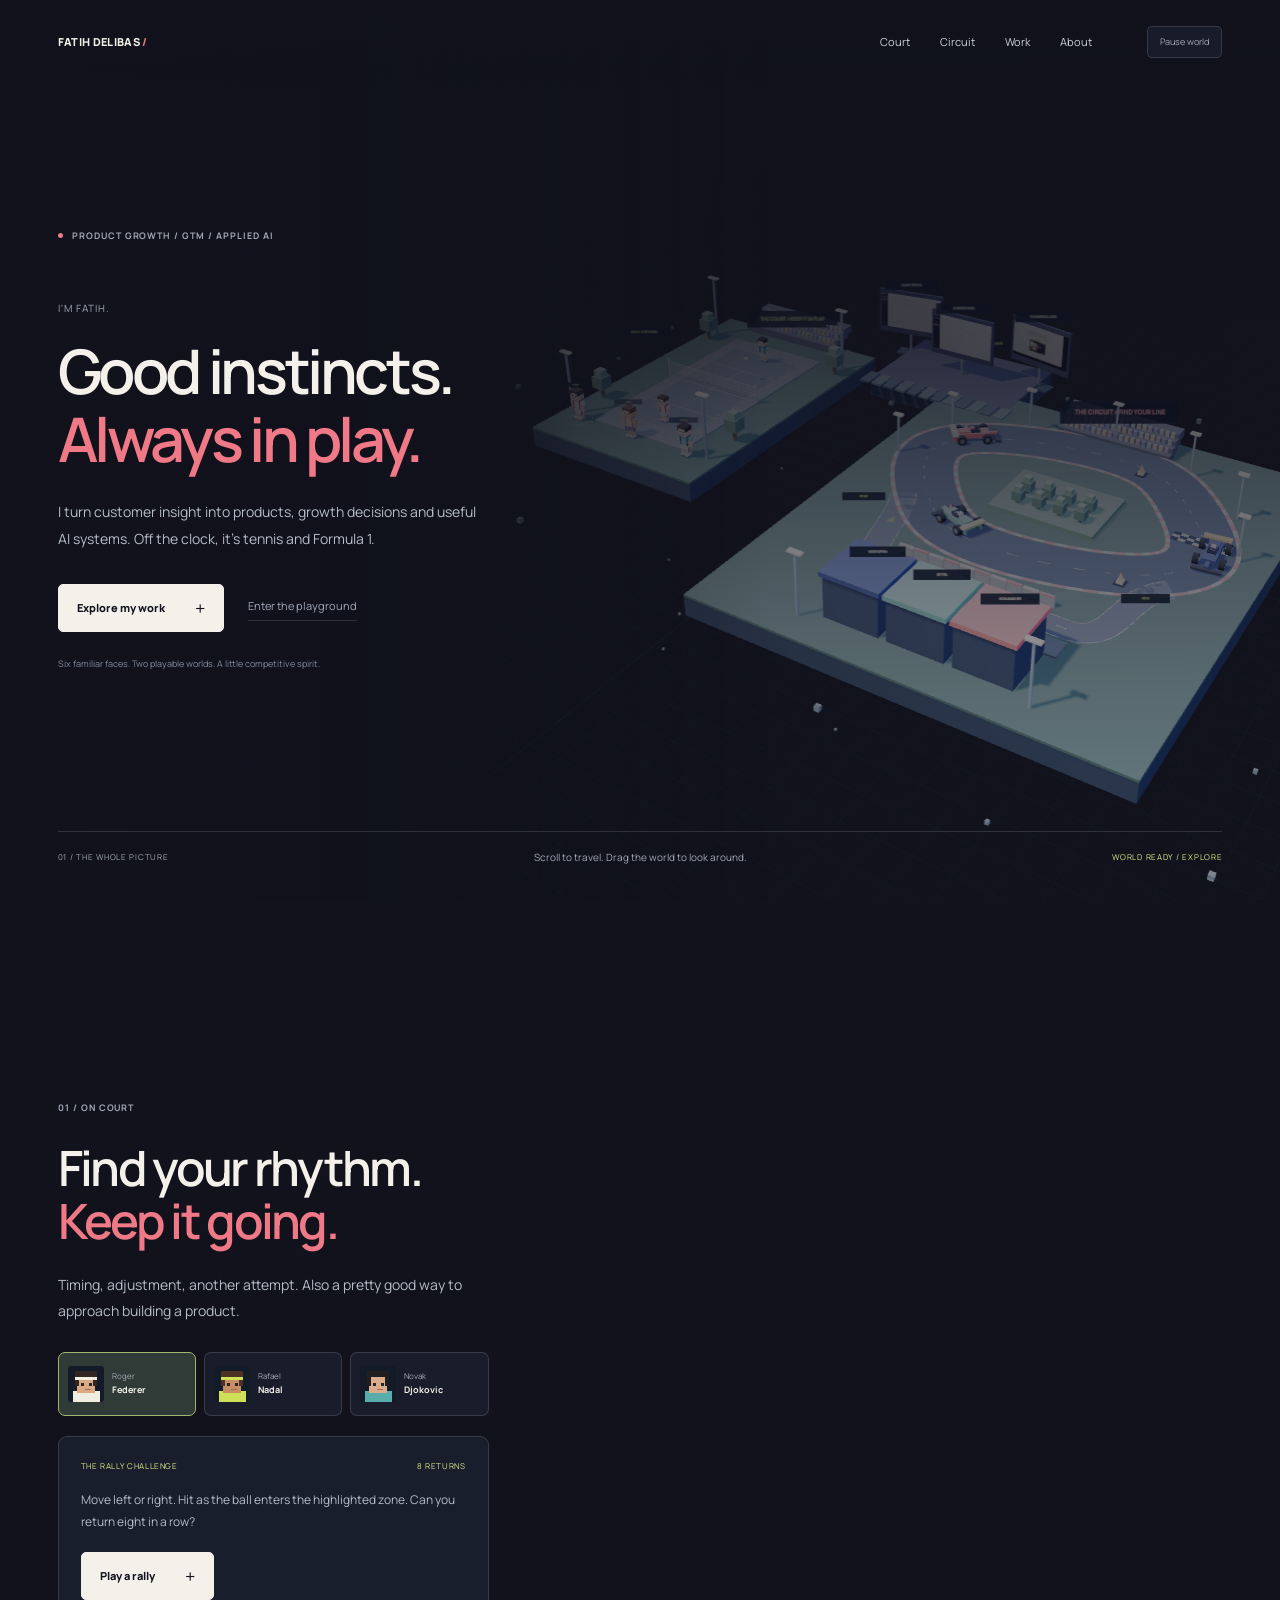
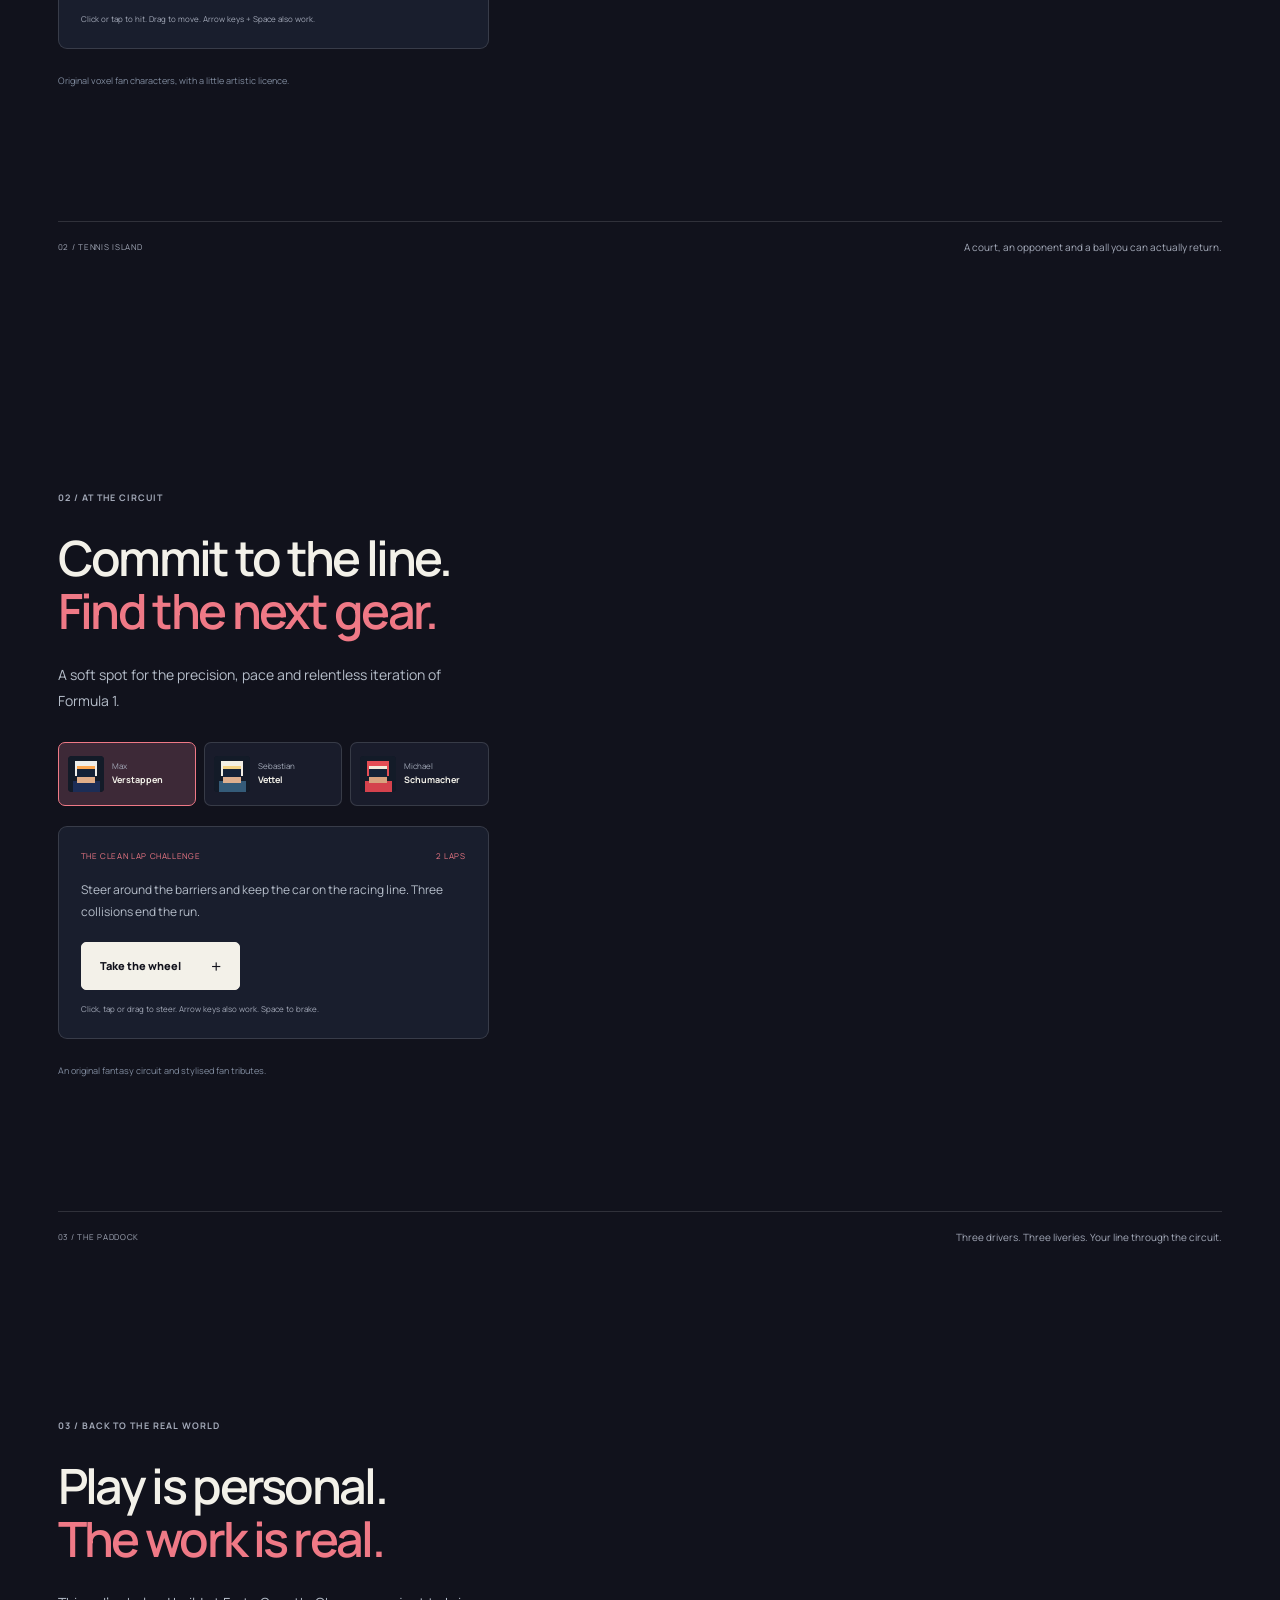
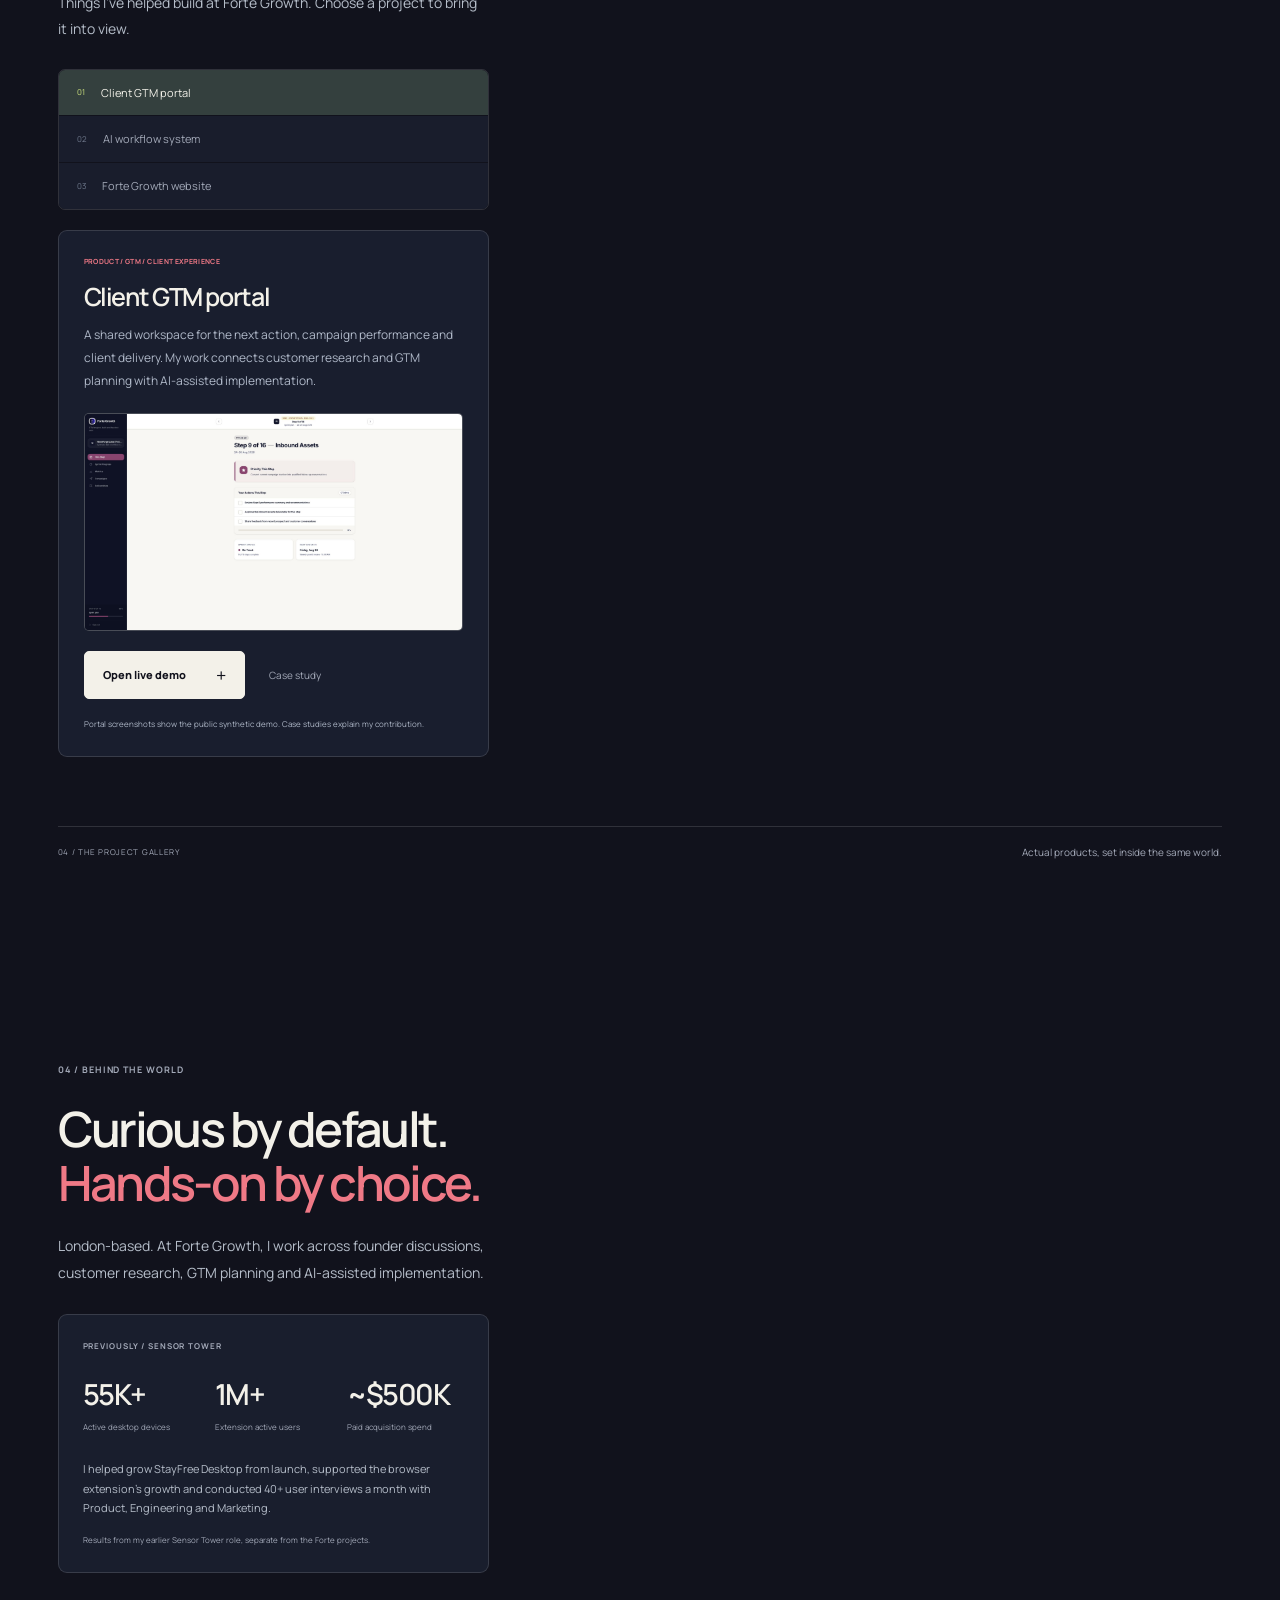
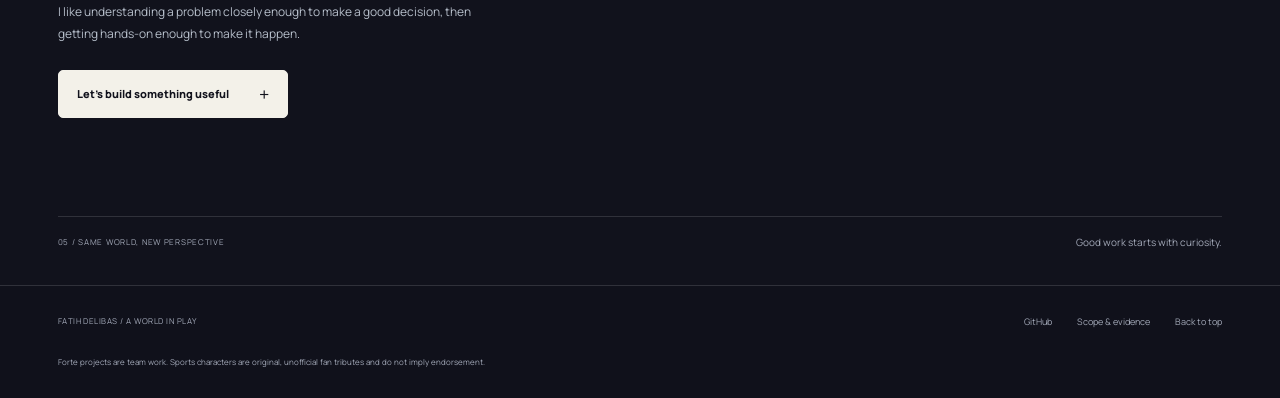
<file: index.html>
<!doctype html>
<html lang="en">
<head>
<meta charset="utf-8"><meta name="viewport" content="width=device-width,initial-scale=1,viewport-fit=cover"><title>Fatih Delibas | A world in play</title>
<meta name="description" content="Product growth, GTM and applied AI, through a personal, playable world of tennis, racing and real projects."><meta name="theme-color" content="#11121c"><link rel="canonical" href="https://coop05.github.io/ai-growth-portfolio/"><link rel="icon" href="assets/favicon.svg" type="image/svg+xml">
<meta property="og:title" content="Fatih Delibas | A world in play"><meta property="og:description" content="Product thinking. Competitive spirit. Explore the work and play a little."><meta property="og:url" content="https://coop05.github.io/ai-growth-portfolio/"><meta property="og:image" content="https://coop05.github.io/ai-growth-portfolio/assets/linkedin-cover-v2.jpg"><meta name="twitter:card" content="summary_large_image">
<link rel="preconnect" href="https://fonts.googleapis.com"><link rel="preconnect" href="https://fonts.gstatic.com" crossorigin><link href="https://fonts.googleapis.com/css2?family=Manrope:wght@400;500;600;700;800&display=swap" rel="stylesheet"><link rel="stylesheet" href="style.css?v=35">
</head>
<body>
<a href="#work" class="skip">Skip to selected work</a>
<div id="world" class="world" aria-label="Interactive 3D tennis court, racing circuit and project gallery" tabindex="0"><div class="world-fallback" id="world-fallback"><span>FD / A WORLD IN PLAY</span><p>The 3D world is loading.</p></div></div><div class="world-shade" aria-hidden="true"></div><div class="scroll-progress" aria-hidden="true"></div>
<header class="site-header"><a class="wordmark" href="#home" aria-label="Fatih Delibas, home">FATIH DELIBAS<span> /</span></a><nav aria-label="Main navigation"><a href="#court">Court</a><a href="#circuit">Circuit</a><a href="#work">Work</a><a href="#about">About</a></nav><button id="soundless-pause" type="button" aria-pressed="false">Pause world</button></header>
<main>
<section id="home" class="chapter hero" data-scene="home" aria-labelledby="hero-title"><div class="chapter-content"><p class="eyebrow"><i></i> PRODUCT GROWTH / GTM / APPLIED AI</p><p class="hero-name">I'M FATIH.</p><h1 id="hero-title">Good instincts.<br><span>Always in play.</span></h1><p class="intro">I turn customer insight into products, growth decisions and useful AI systems. Off the clock, it’s tennis and Formula 1.</p><div class="hero-links"><a class="primary" href="#work">Explore my work <span aria-hidden="true">+</span></a><a href="#court" class="quiet-link">Enter the playground</a></div><p class="small-note">Six familiar faces. Two playable worlds. A little competitive spirit.</p></div><div class="world-caption"><span>01 / THE WHOLE PICTURE</span><p>Scroll to travel. Drag the world to look around.</p><span class="world-status" id="world-status">BUILDING THE WORLD</span></div></section>
<section id="court" class="chapter court-chapter" data-scene="court" aria-labelledby="court-title"><div class="chapter-content"><p class="eyebrow">01 / ON COURT</p><h2 id="court-title">Find your rhythm.<br><span>Keep it going.</span></h2><p class="intro">Timing, adjustment, another attempt. Also a pretty good way to approach building a product.</p><div class="character-picker" aria-label="Choose a tennis character"><button type="button" data-character="federer" aria-pressed="true"><canvas width="48" height="48" aria-hidden="true"></canvas><span>Roger<br><strong>Federer</strong></span></button><button type="button" data-character="nadal" aria-pressed="false"><canvas width="48" height="48" aria-hidden="true"></canvas><span>Rafael<br><strong>Nadal</strong></span></button><button type="button" data-character="djokovic" aria-pressed="false"><canvas width="48" height="48" aria-hidden="true"></canvas><span>Novak<br><strong>Djokovic</strong></span></button></div><div class="play-card"><div class="play-card-top"><span>THE RALLY CHALLENGE</span><span>8 RETURNS</span></div><p>Move left or right. Hit as the ball enters the highlighted zone. Can you return eight in a row?</p><button class="primary" type="button" id="start-tennis">Play a rally <span aria-hidden="true">+</span></button><span class="input-note">Click or tap to hit. Drag to move. Arrow keys + Space also work.</span></div><p class="small-note">Original voxel fan characters, with a little artistic licence.</p></div><div class="world-caption"><span>02 / TENNIS ISLAND</span><p>A court, an opponent and a ball you can actually return.</p></div></section>
<section id="circuit" class="chapter circuit-chapter" data-scene="race" aria-labelledby="circuit-title"><div class="chapter-content"><p class="eyebrow">02 / AT THE CIRCUIT</p><h2 id="circuit-title">Commit to the line.<br><span>Find the next gear.</span></h2><p class="intro">A soft spot for the precision, pace and relentless iteration of Formula 1.</p><div class="character-picker" aria-label="Choose a racing character"><button type="button" data-character="verstappen" aria-pressed="true"><canvas width="48" height="48" aria-hidden="true"></canvas><span>Max<br><strong>Verstappen</strong></span></button><button type="button" data-character="vettel" aria-pressed="false"><canvas width="48" height="48" aria-hidden="true"></canvas><span>Sebastian<br><strong>Vettel</strong></span></button><button type="button" data-character="schumacher" aria-pressed="false"><canvas width="48" height="48" aria-hidden="true"></canvas><span>Michael<br><strong>Schumacher</strong></span></button></div><div class="play-card"><div class="play-card-top"><span>THE CLEAN LAP CHALLENGE</span><span>2 LAPS</span></div><p>Steer around the barriers and keep the car on the racing line. Three collisions end the run.</p><button class="primary" type="button" id="start-race">Take the wheel <span aria-hidden="true">+</span></button><span class="input-note">Click, tap or drag to steer. Arrow keys also work. Space to brake.</span></div><p class="small-note">An original fantasy circuit and stylised fan tributes.</p></div><div class="world-caption"><span>03 / THE PADDOCK</span><p>Three drivers. Three liveries. Your line through the circuit.</p></div></section>
<section id="work" class="chapter work-chapter" data-scene="work" aria-labelledby="work-title"><div class="chapter-content"><p class="eyebrow">03 / BACK TO THE REAL WORLD</p><h2 id="work-title">Play is personal.<br><span>The work is real.</span></h2><p class="intro">Things I’ve helped build at Forte Growth. Choose a project to bring it into view.</p><div class="work-picker" aria-label="Choose a project"><button type="button" data-project="0" aria-pressed="true"><span>01</span> Client GTM portal</button><button type="button" data-project="1" aria-pressed="false"><span>02</span> AI workflow system</button><button type="button" data-project="2" aria-pressed="false"><span>03</span> Forte Growth website</button></div><article class="project-panel" id="project-panel"><p class="eyebrow" id="project-type">PRODUCT / GTM / CLIENT EXPERIENCE</p><h3 id="project-title">Client GTM portal</h3><p id="project-copy">A shared workspace for the next action, campaign performance and client delivery. My work connects customer research and GTM planning with AI-assisted implementation.</p><a class="project-image-link" id="project-image-link" href="assets/portal-step.png" target="_blank" rel="noopener" aria-label="Inspect project screenshot"><img id="project-image" src="assets/portal-step.png" width="2301" height="1323" alt="Forte client portal public demo with synthetic data" loading="lazy"></a><div class="project-actions"><a class="primary" id="project-live" href="https://portal.fortegrowth.co/demo" target="_blank" rel="noopener">Open live demo <span aria-hidden="true">+</span></a><a id="project-case" href="https://github.com/Coop05/ai-growth-portfolio/blob/main/case-studies/client-portal.md" target="_blank" rel="noopener">Case study</a></div><p class="project-evidence" id="project-evidence">Portal screenshots show the public synthetic demo. Case studies explain my contribution.</p></article></div><div class="world-caption"><span>04 / THE PROJECT GALLERY</span><p>Actual products, set inside the same world.</p></div></section>
<section id="about" class="chapter about-chapter" data-scene="about" aria-labelledby="about-title"><div class="chapter-content"><p class="eyebrow">04 / BEHIND THE WORLD</p><h2 id="about-title">Curious by default.<br><span>Hands-on by choice.</span></h2><p class="intro">London-based. At Forte Growth, I work across founder discussions, customer research, GTM planning and AI-assisted implementation.</p><div class="experience-card"><p class="eyebrow">PREVIOUSLY / SENSOR TOWER</p><div class="stats"><div><strong>55K+</strong><span>Active desktop devices</span></div><div><strong>1M+</strong><span>Extension active users</span></div><div><strong>~$500K</strong><span>Paid acquisition spend</span></div></div><p>I helped grow StayFree Desktop from launch, supported the browser extension’s growth and conducted 40+ user interviews a month with Product, Engineering and Marketing.</p><small>Results from my earlier Sensor Tower role, separate from the Forte projects.</small></div><p class="intro final-intro">I like understanding a problem closely enough to make a good decision, then getting hands-on enough to make it happen.</p><a class="primary" href="https://www.linkedin.com/in/delibasfatih/" target="_blank" rel="noopener">Let’s build something useful <span aria-hidden="true">+</span></a></div><div class="world-caption"><span>05 / SAME WORLD, NEW PERSPECTIVE</span><p>Good work starts with curiosity.</p></div></section>
</main>
<footer class="site-footer"><span>FATIH DELIBAS / A WORLD IN PLAY</span><nav aria-label="Footer"><a href="https://github.com/Coop05/ai-growth-portfolio" target="_blank" rel="noopener">GitHub</a><a href="https://github.com/Coop05/ai-growth-portfolio/blob/main/SCOPE.md" target="_blank" rel="noopener">Scope &amp; evidence</a><a href="#home">Back to top</a></nav><p>Forte projects are team work. Sports characters are original, unofficial fan tributes and do not imply endorsement.</p></footer>
<aside id="game-hud" class="game-hud" aria-label="Playground controls" hidden><div class="game-hud-head"><div><span id="game-label">RALLY CHALLENGE</span><strong id="game-score">0 / 8</strong></div><button id="exit-game" type="button">Exit game</button></div><p id="game-message" role="status" aria-live="polite">Move to the ball. Hit in the zone.</p><div class="game-controls"><button type="button" data-control="left" aria-label="Move left"><svg viewBox="0 0 24 24" aria-hidden="true"><path d="M16 4 8 12l8 8"/></svg></button><button type="button" id="action-game">Hit</button><button type="button" data-control="right" aria-label="Move right"><svg viewBox="0 0 24 24" aria-hidden="true"><path d="m8 4 8 8-8 8"/></svg></button></div><button id="restart-game" type="button" hidden>Try again</button></aside>
<button class="return-to-page" id="return-to-page" type="button" hidden>Return to the portfolio</button>
<script src="three.min.js"></script><script src="software-renderer.js?v=33"></script><script src="script.js?v=35"></script>
</body></html>
</file>
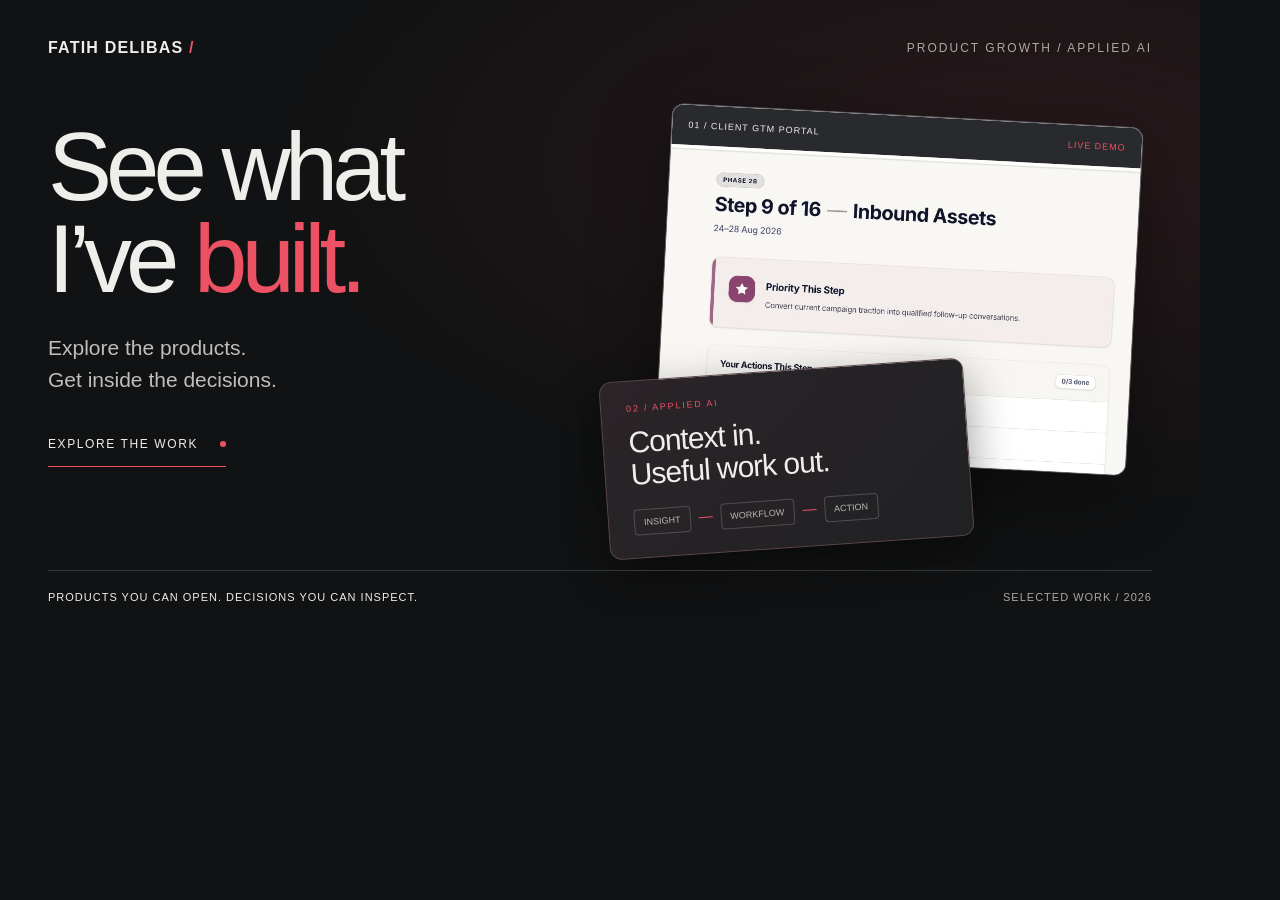
<file: design/share-cover.html>
<!doctype html><html lang="en"><head><meta charset="utf-8"><title>Portfolio sharing cover</title><style>
*{box-sizing:border-box}body{margin:0;background:#111213;color:#efeeea;font-family:Arial,Helvetica,sans-serif}.cover{width:1200px;height:630px;position:relative;overflow:hidden;background:radial-gradient(ellipse at 86% 26%,#ed52641b,transparent 52%),#111213}.top{position:absolute;top:39px;left:48px;right:48px;display:flex;justify-content:space-between;align-items:center;font-size:12px;letter-spacing:2px;color:#aaa9a5}.top b{color:#efeeea;font-size:16px;letter-spacing:1.2px}.top b span{color:#ed5264}.copy{position:absolute;left:48px;top:121px;width:565px}h1{font-size:96px;line-height:.96;font-weight:400;letter-spacing:-6px;margin:0}h1 em{color:#ed5264;font-style:normal}.copy p{font-size:21px;line-height:1.5;color:#bfbeba;margin:27px 0}.cta{display:inline-flex;align-items:center;gap:22px;border-bottom:1px solid #ed5264;padding:15px 0;font-size:12px;letter-spacing:1.6px}.cta i{height:6px;width:6px;border-radius:50%;background:#ed5264}.product{position:absolute;left:663px;top:115px;width:472px;height:349px;transform:rotate(3deg);border:1px solid #626065;border-radius:12px;overflow:hidden;background:#f8f7f3;box-shadow:0 20px 70px #0006}.bar{height:40px;background:#292a2d;display:flex;align-items:center;justify-content:space-between;padding:0 16px;font-size:9px;letter-spacing:1px;color:#efeeea}.bar span:last-child{color:#ed5264}.portal{height:310px;overflow:hidden;position:relative}.portal img{position:absolute;width:1260px;max-width:none;left:-452px;top:-47px}.workflow{position:absolute;left:604px;top:370px;width:365px;background:linear-gradient(135deg,#2b2428,#202123);border:1px solid #5b474d;border-radius:12px;padding:22px 25px;box-shadow:0 16px 45px #0006;transform:rotate(-4deg)}.label{color:#ed5264;font-size:9px;letter-spacing:1.8px}.workflow h2{font-size:30px;font-weight:400;line-height:1.08;letter-spacing:-1px;margin:13px 0 18px}.flow{display:flex;gap:8px;align-items:center;font-size:9px;color:#bab8b6}.flow span{border:1px solid #514c4f;border-radius:4px;padding:7px 9px}.flow i{width:14px;height:1px;background:#ed5264}.bottom{position:absolute;bottom:27px;left:48px;right:48px;display:flex;justify-content:space-between;align-items:center;padding-top:20px;border-top:1px solid #343536;font-size:11px;letter-spacing:1px;color:#a8a7a4}.bottom strong{font-weight:400;color:#efeeea}
</style></head><body><main class="cover"><div class="top"><b>FATIH DELIBAS<span> /</span></b><span>PRODUCT GROWTH / APPLIED AI</span></div><div class="copy"><h1>See what<br>I’ve <em>built.</em></h1><p>Explore the products.<br>Get inside the decisions.</p><div class="cta">EXPLORE THE WORK<i></i></div></div><div class="product"><div class="bar"><span>01 / CLIENT GTM PORTAL</span><span>LIVE DEMO</span></div><div class="portal"><img src="../assets/portal-step.png" alt="Client GTM portal"></div></div><div class="workflow"><div class="label">02 / APPLIED AI</div><h2>Context in.<br>Useful work out.</h2><div class="flow"><span>INSIGHT</span><i></i><span>WORKFLOW</span><i></i><span>ACTION</span></div></div><div class="bottom"><strong>PRODUCTS YOU CAN OPEN. DECISIONS YOU CAN INSPECT.</strong><span>SELECTED WORK / 2026</span></div></main></body></html>
</file>
<file: style.css>
:root{color-scheme:dark;--bg:#11121c;--panel:#1c2030;--ink:#f3f1e9;--muted:#a3a9b8;--red:#ef7986;--lime:#d7ec83;--line:#ffffff22;--font:'Manrope',Arial,sans-serif}*{box-sizing:border-box}html{scroll-behavior:smooth;scroll-padding-top:95px}body{margin:0;font-family:var(--font);background:var(--bg);color:var(--ink);font-size:14px;line-height:1.8;-webkit-font-smoothing:antialiased}h1,h2,h3,p{margin:0}h1,h2,h3{font:600 54px/1.1 var(--font);letter-spacing:-.055em}h1{font-size:clamp(48px,4.8vw,76px)}h2{font-size:clamp(40px,3.8vw,62px)}h3{font-size:25px}h1 span,h2 span{color:var(--red)}a{color:inherit;text-decoration:none}button,input{font:inherit}button{cursor:pointer;color:inherit}a,button{-webkit-tap-highlight-color:transparent;touch-action:manipulation}button:focus-visible,a:focus-visible,[tabindex]:focus-visible{outline:2px solid var(--lime);outline-offset:5px}img{display:block;width:100%}svg{width:22px;height:22px;stroke:currentColor;stroke-width:1.6;fill:none;stroke-linecap:round;stroke-linejoin:round}[hidden]{display:none!important}.skip{position:fixed;top:-100px;left:24px;padding:12px 20px;background:var(--ink);color:var(--bg);z-index:100}.skip:focus{top:12px}.world{position:fixed;left:38%;right:0;top:0;height:100dvh;z-index:0;overflow:hidden;outline-offset:-4px}.world canvas{display:block;width:100%;height:100%;cursor:grab;touch-action:pan-y}.world canvas:active{cursor:grabbing}.world-fallback{position:absolute;inset:25% 5%;display:flex;flex-direction:column;justify-content:center;align-items:center;border:1px solid var(--line);border-radius:24px;background:radial-gradient(ellipse,#354c54,#20243e 60%,transparent);padding:30px;text-align:center}.world-fallback span{font-size:10px;letter-spacing:.15em}.world-fallback p{color:var(--muted);font-size:12px;margin-top:20px}.world-shade{position:fixed;inset:0;pointer-events:none;background:linear-gradient(90deg,#11121c 0%,#11121cf0 32%,#11121c40 45%,transparent 60%);z-index:1}.site-header{position:fixed;top:0;left:0;right:0;display:flex;justify-content:space-between;align-items:center;gap:20px;padding:26px 4.5%;z-index:20;background:linear-gradient(#11121cf2,#11121caa,transparent)}.wordmark{font-size:11px;font-weight:800;letter-spacing:.03em}.wordmark span{color:var(--red)}.site-header nav{display:flex;gap:30px;margin-left:auto;margin-right:35px;font-size:11px}.site-header nav a{color:#ced1da}.site-header nav a:hover,.site-header nav a.active{color:var(--red)}.site-header>button{background:#1c2030b8;border:1px solid var(--line);border-radius:5px;padding:7px 12px;font-size:9px;color:var(--muted)}main{position:relative;z-index:2;pointer-events:none}.chapter{min-height:110dvh;position:relative;display:flex;align-items:center;padding:130px 4.5% 130px;pointer-events:none}.hero{min-height:100dvh}.chapter-content{width:37%;max-width:540px;pointer-events:auto}.hero .chapter-content{width:42%;max-width:590px}.eyebrow{font-size:9px;letter-spacing:.11em;font-weight:700;color:var(--muted);display:flex;align-items:center;gap:9px}.eyebrow i{width:5px;height:5px;display:inline-block;background:var(--red);border-radius:50%}.hero-name{font-size:10px;letter-spacing:.1em;margin:55px 0 20px;color:var(--muted)}.hero .intro{margin-top:27px}.intro{font-size:14px;line-height:1.9;max-width:430px;margin:24px 0;color:#b5bdc9}.hero-links{display:flex;align-items:center;gap:24px;margin-top:32px}.primary{display:inline-flex;align-items:center;justify-content:space-between;gap:30px;background:var(--ink);color:var(--bg);border:1px solid var(--ink);font-size:11px;font-weight:800;padding:13px 18px;border-radius:5px;transition:background .2s,transform .2s}.primary span{font-size:18px;line-height:1;font-weight:400}.primary:hover{background:var(--lime);border-color:var(--lime);transform:translateY(-2px)}.quiet-link{font-size:11px;color:var(--muted);border-bottom:1px solid var(--line);padding-bottom:4px}.small-note{font-size:9px;color:#818c9f;margin:24px 0 0;max-width:420px}.world-caption{position:absolute;bottom:34px;left:4.5%;right:4.5%;display:flex;justify-content:space-between;align-items:center;gap:20px;border-top:1px solid var(--line);padding-top:16px;font-size:9px;color:var(--muted);pointer-events:none}.world-caption>span{font-size:8px;letter-spacing:.09em}.world-caption p{font-size:10px}.world-status{color:var(--lime)!important}.chapter-content>.eyebrow{margin-bottom:24px}.hero .chapter-content>.eyebrow{margin-bottom:0}.character-picker{display:grid;grid-template-columns:1fr 1fr 1fr;gap:8px;margin:27px 0 20px}.character-picker button{border:1px solid var(--line);background:#1c2030cc;border-radius:7px;padding:13px 9px;display:flex;align-items:center;gap:8px;min-width:0;text-align:left;transition:background .2s,border-color .2s}.character-picker button:hover{background:#2c324a}.character-picker button[aria-pressed=true]{background:#303a36;border-color:#a0b868}.circuit-chapter .character-picker button[aria-pressed=true]{background:#3d2937;border-color:var(--red)}.character-picker canvas{width:36px;height:36px;image-rendering:pixelated;flex-shrink:0;border-radius:4px;background:#121725}.character-picker span{font-size:8px;line-height:1.6;color:var(--muted);min-width:0}.character-picker strong{font-weight:700;font-size:9px;color:var(--ink)}.play-card{background:#1b2030e8;border:1px solid var(--line);border-radius:9px;padding:22px}.play-card-top{display:flex;justify-content:space-between;font-size:8px;letter-spacing:.08em;color:var(--lime)}.circuit-chapter .play-card-top{color:var(--red)}.play-card p{font-size:12px;color:#b5bdc9;margin:16px 0 20px}.input-note{font-size:8px;display:block;color:var(--muted);margin-top:12px}.work-chapter{min-height:135dvh}.work-picker{display:grid;gap:1px;border:1px solid var(--line);border-radius:7px;overflow:hidden;margin:26px 0 20px}.work-picker button{display:flex;align-items:center;gap:16px;padding:13px 18px;background:#1c2030d9;border:0;text-align:left;color:var(--muted);font-size:11px}.work-picker button span{font-size:8px;color:#737d91}.work-picker button[aria-pressed=true]{background:#34403e;color:var(--ink)}.work-picker button[aria-pressed=true] span{color:var(--lime)}.project-panel{background:#1b2030ec;border:1px solid var(--line);border-radius:9px;padding:25px}.project-panel .eyebrow{font-size:7px;letter-spacing:.05em;color:var(--red)}.project-panel h3{margin:14px 0}.project-panel>p:not(.eyebrow){font-size:12px;color:#afb8c8;line-height:1.9}.project-image-link{display:block;margin:20px 0;border:1px solid #ffffff3b;border-radius:5px;overflow:hidden;background:#121725}.project-image-link img{width:100%;height:auto;aspect-ratio:auto;object-fit:contain}.project-actions{display:flex;gap:24px;align-items:center;font-size:10px}.project-actions a:not(.primary){color:var(--muted)}.project-panel .project-evidence{font-size:8px!important;margin-top:18px;line-height:1.7!important}.experience-card{padding:24px;background:#1b2030e8;border:1px solid var(--line);border-radius:9px;margin:28px 0}.experience-card>.eyebrow{font-size:8px}.stats{display:grid;grid-template-columns:1fr 1fr 1fr;gap:16px;margin:20px 0 24px}.stats strong{font-size:29px;letter-spacing:-.05em;font-weight:600;display:block;line-height:1.4}.stats span{font-size:8px;color:var(--muted);display:block;line-height:1.8;margin-top:6px}.experience-card>p:not(.eyebrow){font-size:11px;color:#b5bdc9}.experience-card small{font-size:8px;color:var(--muted);display:block;margin-top:15px}.final-intro{font-size:12px}.site-footer{position:relative;z-index:2;background:#11121ce6;border-top:1px solid var(--line);padding:28px 4.5%;display:flex;justify-content:space-between;flex-wrap:wrap;gap:25px;font-size:9px;color:var(--muted)}.site-footer>span{letter-spacing:.06em;font-size:8px}.site-footer nav{display:flex;gap:25px}.site-footer p{font-size:8px;flex-basis:100%}.scroll-progress{position:fixed;top:0;left:0;width:100%;height:2px;transform:scaleX(0);transform-origin:left;background:var(--red);z-index:40}.game-hud{position:fixed;bottom:28px;left:50%;transform:translateX(-50%);z-index:50;width:min(460px,calc(100% - 32px));background:#171e2dec;border:1px solid #d7ec8355;border-radius:12px;padding:20px;box-shadow:0 15px 60px #0008;backdrop-filter:blur(16px)}.game-hud-head{display:flex;justify-content:space-between;align-items:start}.game-hud-head>div{display:flex;flex-direction:column}.game-hud-head span{font-size:8px;letter-spacing:.1em;color:var(--lime)}.game-hud-head strong{font-size:25px;font-weight:600;line-height:1.5;letter-spacing:-.03em}.game-hud-head button{border:1px solid var(--line);border-radius:4px;background:transparent;font-size:9px;padding:6px 10px;color:var(--muted)}.game-hud>p{font-size:11px;color:var(--muted);margin:7px 0 16px}.game-controls{display:grid;grid-template-columns:1fr 2fr 1fr;gap:10px}.game-controls button{height:50px;background:#2c3549;border:1px solid #64718b;border-radius:6px;display:flex;align-items:center;justify-content:center;touch-action:none;user-select:none;-webkit-user-select:none}.game-controls button:active{background:#536940}.game-controls #action-game{background:var(--lime);border-color:var(--lime);color:#182022;font-size:13px;font-weight:800}.game-hud>#restart-game{width:100%;margin-top:12px;background:var(--red);border:0;padding:11px;border-radius:5px;color:var(--bg);font-weight:700;font-size:12px}.playing{overflow:hidden}.playing .world{left:0;width:100%;z-index:30}.playing .world canvas{touch-action:none;cursor:crosshair}.playing main,.playing .site-footer,.playing .world-shade{visibility:hidden}.playing .site-header{pointer-events:none;z-index:40;opacity:.5}.playing .site-header nav,.playing .site-header button{visibility:hidden}.return-to-page{display:none}.no-world .world{background:radial-gradient(ellipse,#294039,#20243e)}.no-world .character-picker{opacity:.7}.no-world .world-caption{display:none}
@media(max-width:1150px){.chapter-content{width:42%}.hero .chapter-content{width:45%}.world{left:39%}.character-picker button{flex-direction:column;gap:6px;align-items:start;padding:12px}.character-picker span{font-size:8px}.character-picker strong{font-size:9px}.hero-links{flex-wrap:wrap;gap:18px}.site-header nav{gap:22px;margin-right:15px}.hero-name{margin-top:40px}.world-caption .world-status{display:none}.stats strong{font-size:25px}.stats{gap:12px}}
@media(max-width:760px){html{scroll-padding-top:75px}.site-header{padding:calc(12px + env(safe-area-inset-top)) 16px;background:linear-gradient(#11121c,#11121ccc,transparent);gap:12px}.wordmark{font-size:10px}.site-header nav{gap:2px;margin:0 0 0 auto;font-size:11px}.site-header nav a{min-height:44px;display:flex;align-items:center;padding:0 5px}.site-header>button{position:fixed;top:72px;right:15px;padding:8px 12px;min-height:44px;font-size:11px;z-index:25;background:#181e2bdd}.world{left:0;top:calc(65px + env(safe-area-inset-top));height:48dvh;width:100%;right:0}.world-shade{background:linear-gradient(0deg,#11121c 0%,#11121c 39%,#11121c55 50%,transparent 75%)}.chapter{display:block;padding:54dvh 20px 95px;min-height:115dvh}.hero{padding-top:calc(54dvh + env(safe-area-inset-top));min-height:110dvh}.chapter-content,.hero .chapter-content{width:100%;max-width:none;background:linear-gradient(#11121cf2,#11121c);position:relative;border-top:1px solid var(--line);padding-top:24px}.hero .chapter-content{padding-top:22px}.hero-name{margin:18px 0 16px;font-size:11px}.eyebrow{font-size:10px;letter-spacing:.07em}.hero h1{font-size:clamp(37px,8.8vw,61px)}h2{font-size:clamp(35px,8.2vw,57px)}.intro{font-size:15px;line-height:1.8;max-width:500px;margin:20px 0}.hero .intro{margin-top:20px}.hero-links{gap:16px;margin-top:23px;flex-wrap:wrap}.primary{min-height:48px;font-size:13px;gap:20px;padding:11px 15px}.quiet-link{font-size:13px;min-height:44px;display:inline-flex;align-items:center}.small-note{font-size:11px;margin-top:20px}.world-caption{bottom:25px;left:20px;right:20px;font-size:7px;gap:12px;padding-top:13px}.world-caption>span{font-size:9px;letter-spacing:.04em}.world-caption>p{font-size:10px;max-width:140px;text-align:right}.chapter-content>.eyebrow{margin-bottom:19px}.character-picker{margin-top:22px;gap:7px}.character-picker button{flex-direction:column;padding:13px 6px;gap:8px;align-items:center;text-align:center;min-height:98px}.character-picker canvas{width:36px;height:36px}.character-picker strong{font-size:12px}.character-picker span{font-size:10px}.play-card{padding:20px}.play-card p{font-size:14px}.play-card-top{font-size:10px;letter-spacing:.03em}.input-note{font-size:11px}.work-chapter{min-height:0}.work-picker{margin:22px 0 18px}.work-picker button{font-size:13px;min-height:48px}.work-picker button span{font-size:11px}.project-panel{padding:22px}.project-panel h3{font-size:26px}.project-panel>p:not(.eyebrow){font-size:14px}.project-panel .eyebrow{font-size:10px}.project-panel .project-evidence{font-size:11px!important}.project-actions{font-size:13px;gap:16px;flex-wrap:wrap}.project-actions>a{min-height:44px;display:inline-flex;align-items:center}.project-image-link{max-height:none}.experience-card{padding:22px}.stats strong{font-size:30px}.stats span{font-size:11px}.experience-card>p:not(.eyebrow){font-size:14px}.experience-card small{font-size:11px}.experience-card>.eyebrow{font-size:10px}.final-intro{font-size:14px}.site-footer{padding:25px 20px;gap:20px}.site-footer>span{font-size:10px}.site-footer nav{font-size:12px;gap:18px;flex-wrap:wrap}.site-footer nav a{min-height:44px;display:flex;align-items:center}.site-footer p{font-size:11px}.playing .world{top:0;height:100dvh}.playing .world-shade{visibility:hidden}.game-hud{bottom:calc(12px + env(safe-area-inset-bottom));padding:16px}.game-hud-head button{min-height:44px;font-size:11px}.game-hud>#restart-game{min-height:48px}.game-hud-head span{font-size:10px}.game-hud-head strong{font-size:22px}.game-controls button{height:52px}.game-hud>p{font-size:13px;margin-bottom:13px}.playing .site-header{padding:calc(12px + env(safe-area-inset-top)) 18px}.playing .site-header .wordmark{font-size:10px}}
@media(max-width:370px){.site-header{padding-inline:16px}.site-header nav{gap:10px}.chapter{padding-inline:16px}.hero-links{gap:13px}.primary{gap:13px;padding-inline:12px}.quiet-link{font-size:13px}.character-picker button{flex-direction:column;align-items:center}.character-picker strong{font-size:11px}.stats strong{font-size:27px}.world-caption{left:16px;right:16px}.world-caption p{max-width:110px}}
@media(max-height:500px) and (orientation:landscape){.playing .game-hud{left:auto;right:16px;transform:none;width:310px;bottom:calc(12px + env(safe-area-inset-bottom));padding:12px}.game-hud-head strong{font-size:20px}.game-hud>p{font-size:11px;margin-bottom:8px}.game-controls button{height:44px}.game-hud>#restart-game{padding:8px;margin-top:8px}}
@media(prefers-reduced-motion:reduce){html{scroll-behavior:auto}*,*:before,*:after{animation:none!important;transition:none!important}.scroll-progress{display:none}}
</file>
